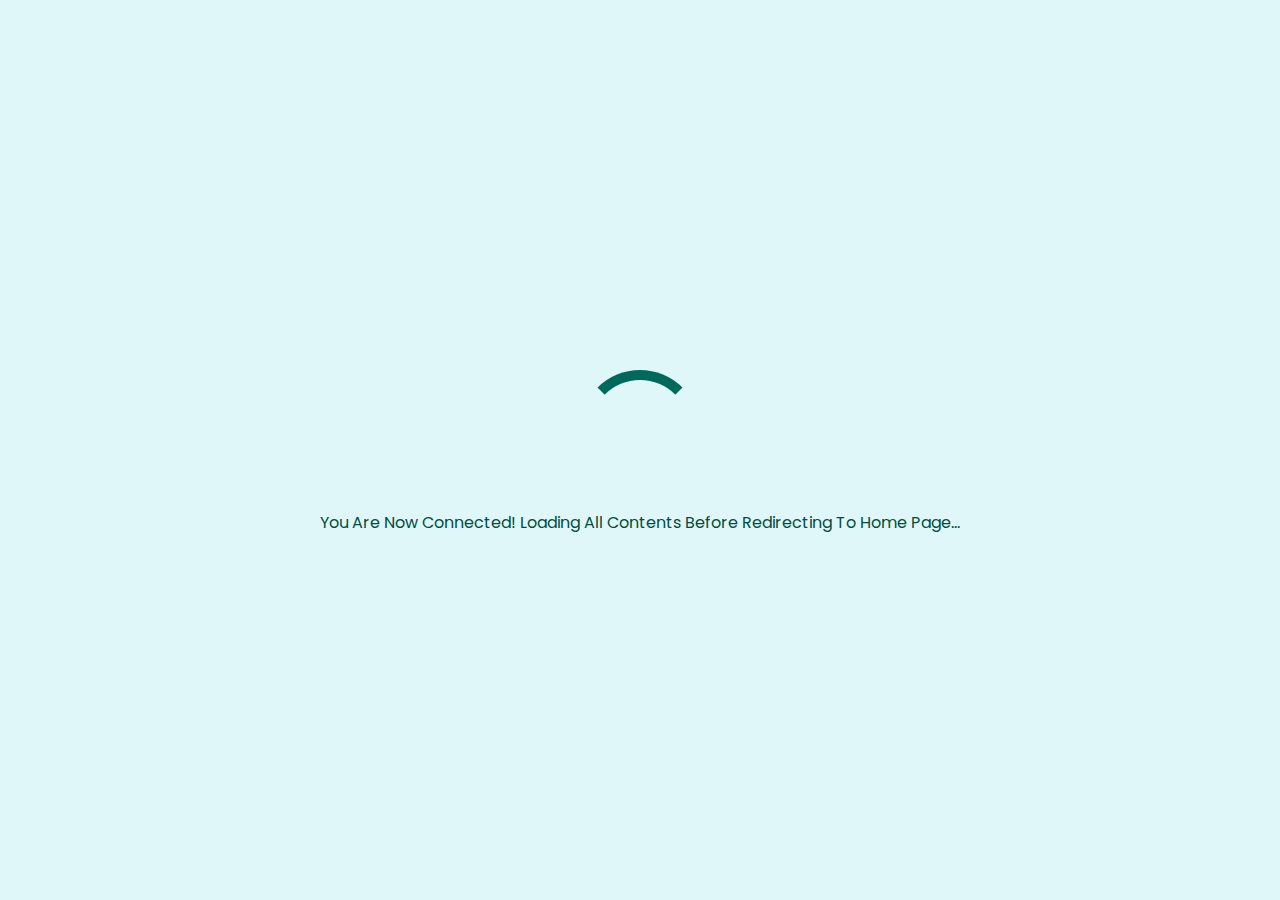
<file: index.html>
<!DOCTYPE html>
<html lang="en">
<head>
    <meta charset="UTF-8">
    <meta name="viewport" content="width=device-width, initial-scale=1.0">
    <title>Loading - GreenSorting</title>
    <link href="https://fonts.googleapis.com/css2?family=Poppins:wght@300;400;600;700&display=swap" rel="stylesheet">
    <style>
        body {
            margin: 0;
            overflow: hidden;
            background: #e0f7fa;
            display: flex;
            justify-content: center;
            align-items: center;
            height: 100vh;
            font-family: 'Poppins', sans-serif;
            color: #004d40;
            text-align: center;
        }

        .loading-animation {
            width: 100px;
            height: 100px;
            border: 10px solid transparent;
            border-top-color: #00695c;
            border-radius: 50%;
            animation: spin 1s linear infinite;
            margin: 20px auto;
        }

        @keyframes spin {
            0% { transform: rotate(0deg); }
            100% { transform: rotate(360deg); }
        }
    </style>
</head>
<body>

<div>
    <div class="loading-animation"></div>
    <p>You Are Now Connected! Loading All Contents Before Redirecting To Home Page...</p>
</div>

<script>
    setTimeout(() => {
        window.location.href = 'https://rsoftcreators.github.io/greensorting.github.io/home.html'; // Redirect to the homepage
    }, 5000);
</script>

</body>
</html>
</file>
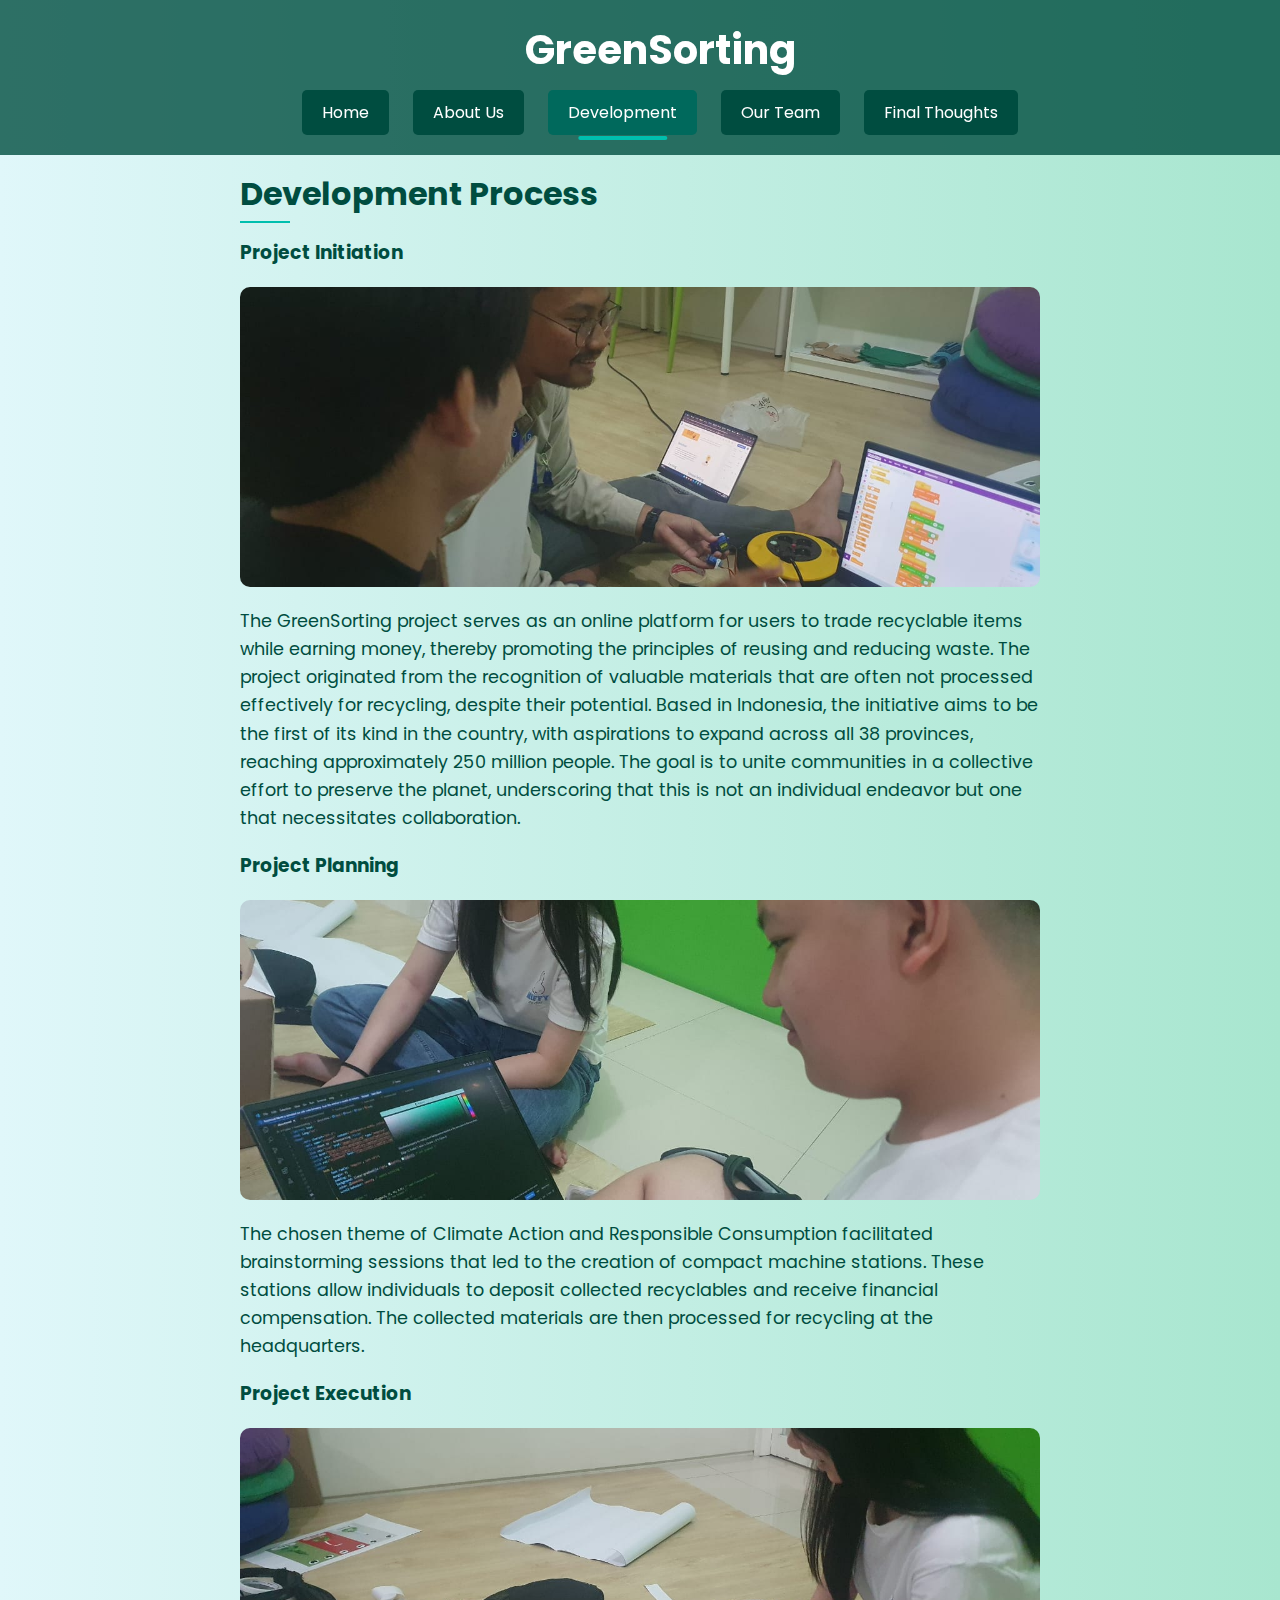
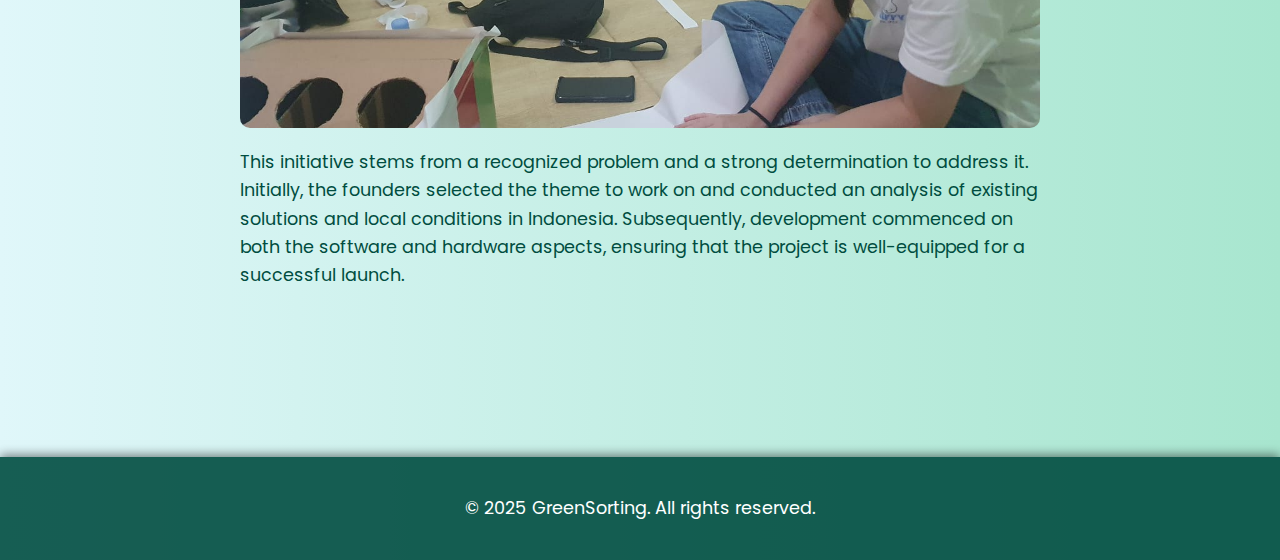
<file: development.html>
<!DOCTYPE html>
<html lang="en">
<head>
    <meta charset="UTF-8">
    <meta name="viewport" content="width=device-width, initial-scale=1.0">
    <title>Development Process - GreenSorting</title>
    <link rel="icon" href="images/icon.png" type="image/png"> <!-- Favicon link -->
    <link href="https://fonts.googleapis.com/css2?family=Poppins:wght@300;400;600;700&display=swap" rel="stylesheet">
    <style>
        body {
            font-family: 'Poppins', sans-serif;
            margin: 0;
            padding: 0;
            background: linear-gradient(to right, #e0f7fa, #a8e6cf); /* Soft gradient */
            color: #004d40;
            scroll-behavior: smooth; /* Smooth scrolling */
        }

        /* Header Styles */
        .main-header {
            background-color: rgba(0, 77, 64, 0.8); /* Semi-transparent header */
            padding: 20px; /* Padding for the header */
            text-align: center;
            width: 100%; /* Ensure it fills the width */
            position: fixed; /* Fix position to stay at the top */
            top: 0; /* Stick to the top */
            left: 0; /* Align to the left */
            z-index: 10; /* Ensure it stays above other content */
            transition: background-color 0.3s; /* Smooth transition for background */
        }

        .main-header h1 {
            color: white; /* White text for header */
            margin: 0; /* Remove margin */
            font-size: 2.5em; /* Increase font size */
        }

        nav {
            margin-top: 10px; /* Space between title and buttons */
        }

        /* Navigation Buttons */
        nav a {
            display: inline-block;
            background-color: #004d40; /* Button background color */
            color: white; /* Button text color */
            padding: 10px 20px; /* Padding for buttons */
            margin: 0 10px; /* Space between buttons */
            border-radius: 5px; /* Rounded corners */
            text-decoration: none; /* Remove underline */
            transition: background-color 0.3s, transform 0.3s; /* Smooth transition */
        }

        nav a:hover {
            background-color: #00695c; /* Darker shade on hover */
            transform: scale(1.05); /* Slight zoom effect */
        }

        nav .active {
            background-color: #00695c; /* Active button color */
            position: relative; /* Position for bubble effect */
        }

        nav .active::after {
            content: '';
            position: absolute;
            left: 50%;
            bottom: -5px; /* Position bubble below button */
            transform: translateX(-50%);
            width: 60%; /* Bubble width */
            height: 4px; /* Bubble height */
            background-color: #00bfae; /* Bubble color */
            border-radius: 2px; /* Rounded corners for bubble */
        }

        /* Content Styles */
        .content {
            padding: 150px 20px; /* Increased top padding for header space */
            max-width: 800px; /* Max width for content */
            margin: auto; /* Center content */
            text-align: left; /* Align text to the left */
        }

        h2 {
            font-size: 2em; /* Increase subtitle font size */
            margin: 20px 0; /* Space around the subtitle */
            position: relative; /* Position for decorations */
        }

        h2::after {
            content: '';
            position: absolute;
            left: 0;
            bottom: -5px; /* Position line below heading */
            width: 50px; /* Line width */
            height: 2px; /* Line height */
            background-color: #00bfae; /* Line color */
        }

        p {
            font-size: 1.1em; /* Increase paragraph font size */
            line-height: 1.6; /* Improve line spacing */
        }

        .image-holder {
            width: 100%; /* Full width */
            height: 300px; /* Fixed height */
            background-size: cover; /* Cover to maintain aspect ratio */
            background-position: center; /* Center the image */
            margin: 20px 0; /* Space around the image */
            border-radius: 10px; /* Rounded corners */
        }

        .image-holder.initiation {
            background-image: url('https://rsoftcreators.github.io/greensorting.github.io/images/develop1.jpg');
        }

        .image-holder.planning {
            background-image: url('https://rsoftcreators.github.io/greensorting.github.io/images/develop2.jpg');
        }

        .image-holder.execution {
            background-image: url('https://rsoftcreators.github.io/greensorting.github.io/images/develop3.jpg');
        }

        footer {
            background-color: rgba(0, 77, 64, 0.9); /* Darker semi-transparent footer background */
            color: white; /* White text */
            text-align: center; /* Center the text */
            padding: 20px 0; /* Padding for the footer */
            position: relative; /* Position relative to other elements */
            bottom: 0; /* Stick to the bottom */
            width: 100%; /* Ensure it fills the width */
            box-shadow: 0 -2px 10px rgba(0, 0, 0, 0.5); /* Shadow for depth */
            transition: background-color 0.3s; /* Smooth transition */
        }

        footer:hover {
            background-color: rgba(0, 77, 64, 1); /* Darker shade on hover */
        }
    </style>
</head>
<body>

<header class="main-header">
    <h1>GreenSorting</h1>
    <nav>
        <a href="https://rsoftcreators.github.io/greensorting.github.io/home.html">Home</a>
        <a href="https://rsoftcreators.github.io/greensorting.github.io/about.html">About Us</a>
        <a href="https://rsoftcreators.github.io/greensorting.github.io/development.html" class="active">Development</a>
        <a href="https://rsoftcreators.github.io/greensorting.github.io/team.html">Our Team</a>
        <a href="https://rsoftcreators.github.io/greensorting.github.io/finalthoughts.html">Final Thoughts</a>
    </nav>
</header>

<div class="content">
    <h2>Development Process</h2>

    <h3>Project Initiation</h3>
    <div class="image-holder initiation"></div>
    <p>The GreenSorting project serves as an online platform for users to trade recyclable items while earning money, thereby promoting the principles of reusing and reducing waste. The project originated from the recognition of valuable materials that are often not processed effectively for recycling, despite their potential. Based in Indonesia, the initiative aims to be the first of its kind in the country, with aspirations to expand across all 38 provinces, reaching approximately 250 million people. The goal is to unite communities in a collective effort to preserve the planet, underscoring that this is not an individual endeavor but one that necessitates collaboration.</p>

    <h3>Project Planning</h3>
    <div class="image-holder planning"></div>
    <p>The chosen theme of Climate Action and Responsible Consumption facilitated brainstorming sessions that led to the creation of compact machine stations. These stations allow individuals to deposit collected recyclables and receive financial compensation. The collected materials are then processed for recycling at the headquarters.</p>

    <h3>Project Execution</h3>
    <div class="image-holder execution"></div>
    <p>This initiative stems from a recognized problem and a strong determination to address it. Initially, the founders selected the theme to work on and conducted an analysis of existing solutions and local conditions in Indonesia. Subsequently, development commenced on both the software and hardware aspects, ensuring that the project is well-equipped for a successful launch.</p>
</div>

<footer>
    <p>© 2025 GreenSorting. All rights reserved.</p>
</footer>

</body>
</html>
</file>
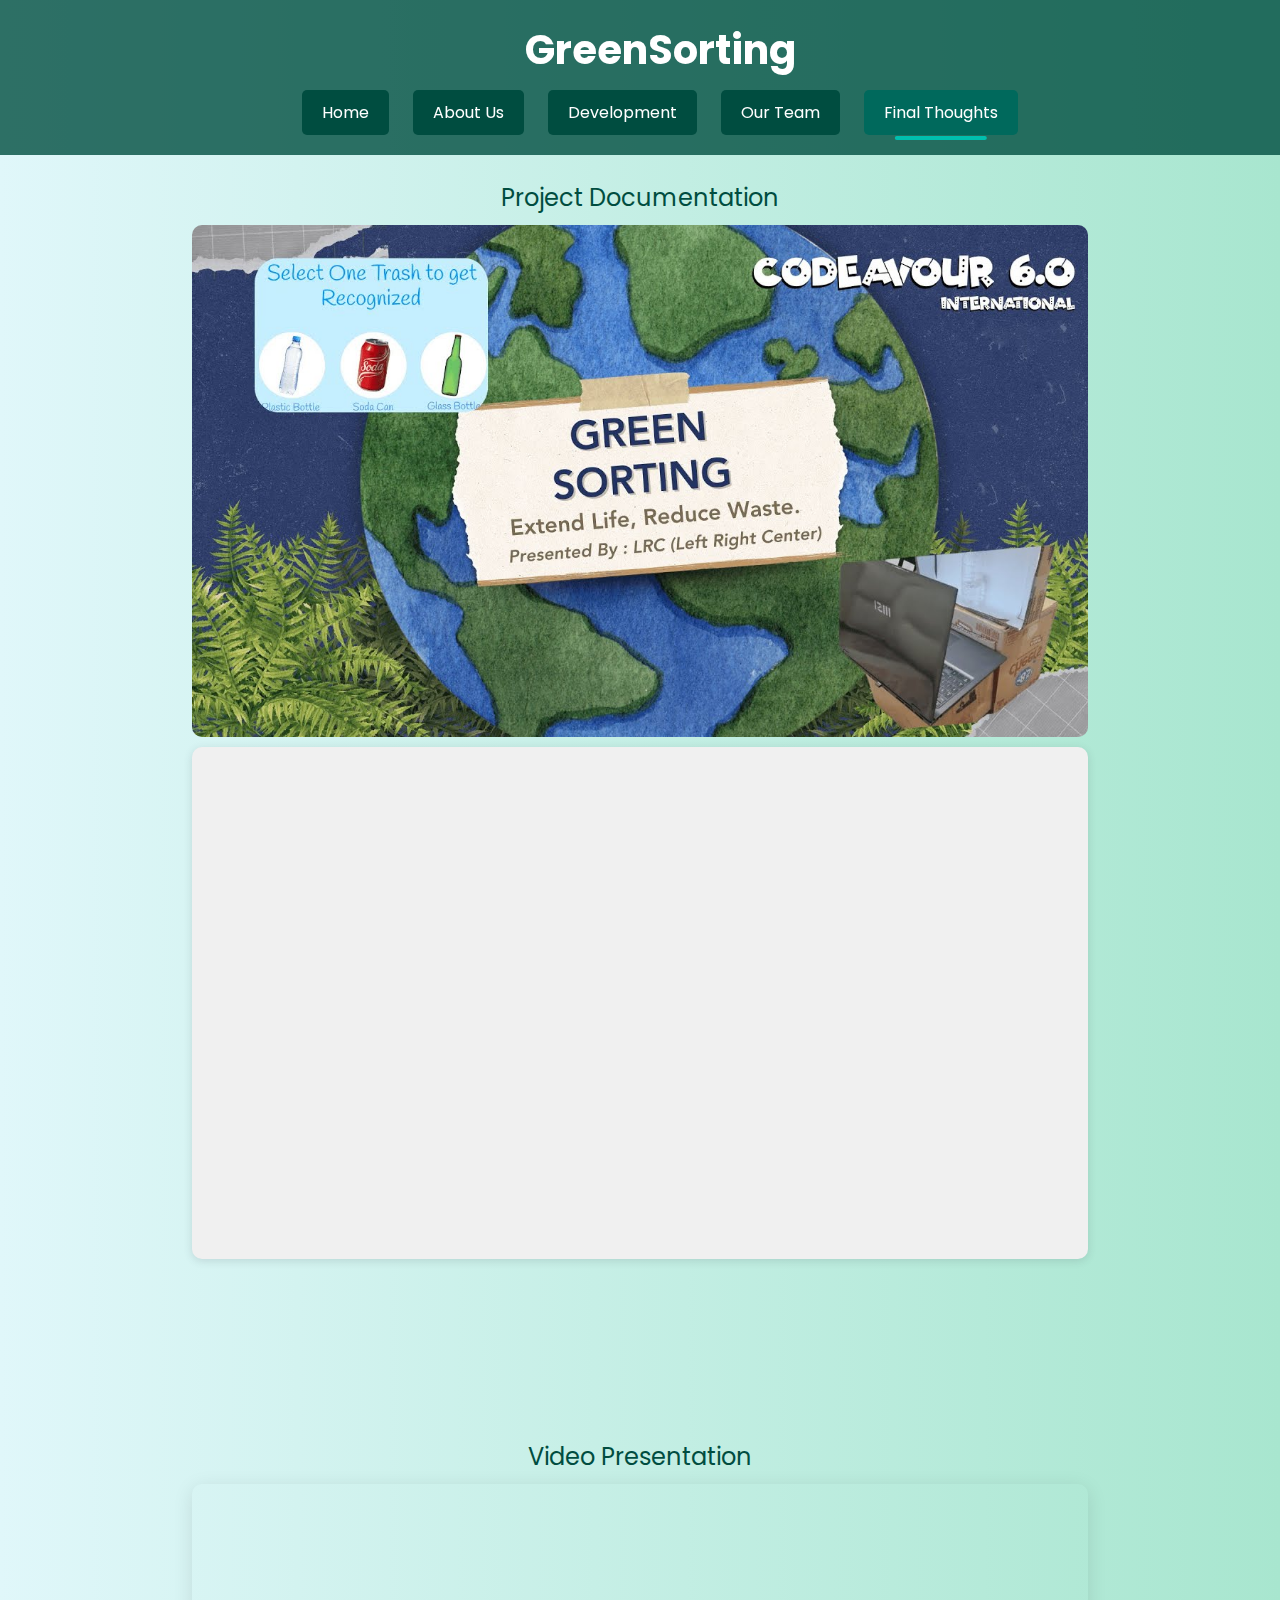
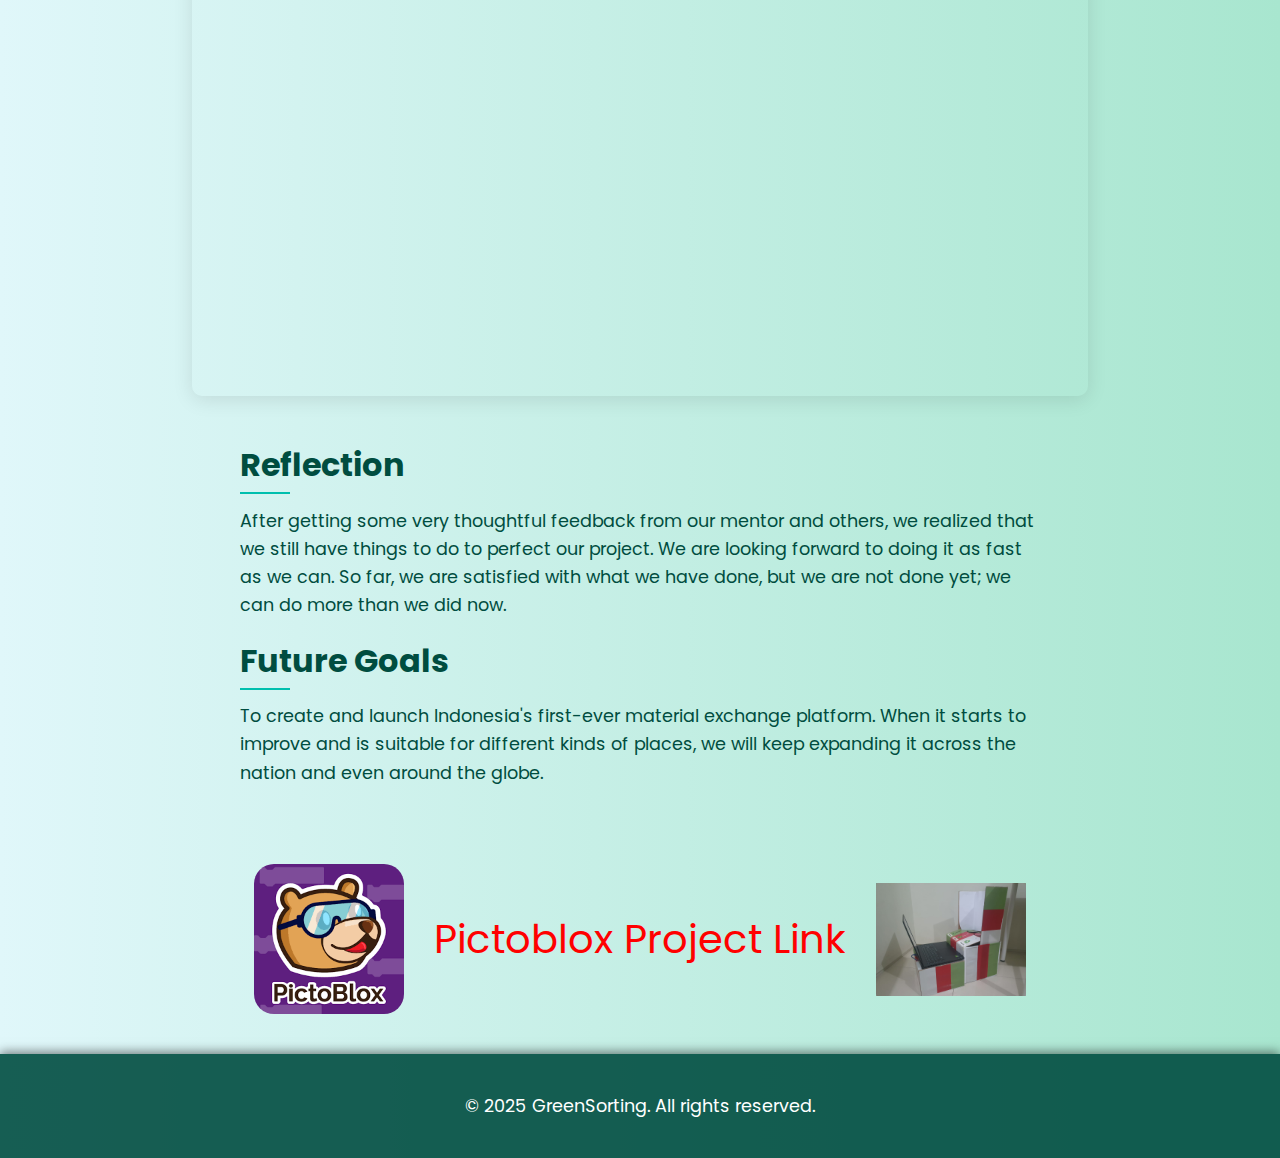
<file: finalthoughts.html>
<!DOCTYPE html>
<html lang="en">
<head>
    <meta charset="UTF-8">
    <meta name="viewport" content="width=device-width, initial-scale=1.0">
    <title>Final Thoughts - GreenSorting</title>
    <link rel="icon" href="images\icon.png" type="image/png"> <!-- Favicon link -->
    <link href="https://fonts.googleapis.com/css2?family=Poppins:wght@300;400;600;700&display=swap" rel="stylesheet">
    <style>
        body {
            font-family: 'Poppins', sans-serif;
            margin: 0;
            padding: 0;
            background: linear-gradient(to right, #e0f7fa, #a8e6cf); /* Soft gradient */
            color: #004d40;
            scroll-behavior: smooth; /* Smooth scrolling */
        }

        /* Header Styles */
        .main-header {
            background-color: rgba(0, 77, 64, 0.8); /* Semi-transparent header */
            padding: 20px; /* Padding for the header */
            text-align: center;
            width: 100%; /* Ensure it fills the width */
            position: fixed; /* Fix position to stay at the top */
            top: 0; /* Stick to the top */
            left: 0; /* Align to the left */
            z-index: 10; /* Ensure it stays above other content */
            transition: background-color 0.3s; /* Smooth transition for background */
        }

        .main-header h1 {
            color: white; /* White text for header */
            margin: 0; /* Remove margin */
            font-size: 2.5em; /* Increase font size */
        }

        nav {
            margin-top: 10px; /* Space between title and buttons */
        }

        /* Navigation Buttons */
        nav a {
            display: inline-block;
            background-color: #004d40; /* Button background color */
            color: white; /* Button text color */
            padding: 10px 20px; /* Padding for buttons */
            margin: 0 10px; /* Space between buttons */
            border-radius: 5px; /* Rounded corners */
            text-decoration: none; /* Remove underline */
            transition: background-color 0.3s, transform 0.3s; /* Smooth transition */
        }

        nav a:hover {
            background-color: #00695c; /* Darker shade on hover */
            transform: scale(1.05); /* Slight zoom effect */
        }

        nav .active {
            background-color: #00695c; /* Active button color */
            position: relative; /* Position for bubble effect */
        }

        nav .active::after {
            content: '';
            position: absolute;
            left: 50%;
            bottom: -5px; /* Position bubble below button */
            transform: translateX(-50%);
            width: 60%; /* Bubble width */
            height: 4px; /* Bubble height */
            background-color: #00bfae; /* Bubble color */
            border-radius: 2px; /* Rounded corners for bubble */
        }

        /* Title Styles */
        .section-title {
            text-align: center; /* Center titles */
            font-size: 1.5em; /* Title font size */
            margin-top: 180px; /* Increased space from the top of the page */
            margin-bottom: 5px; /* Reduced space below the title */
            color: #004d40; /* Title color */
        }

        /* Banner Styles */
        .banner, .canva-embed, .video-container {
            width: 70%; /* Set width to 70% of the content area */
            height: 0; /* Set height to zero for padding-bottom */
            padding-bottom: 40%; /* Maintain aspect ratio */
            margin: 10px auto; /* Center the element and reduce vertical margin */
            border-radius: 10px; /* Rounded corners */
            position: relative; /* Position for absolute elements */
        }

        .banner {
            background-image: url('https://rsoftcreators.github.io/greensorting.github.io/images/banner.png');
            background-size: cover; /* Cover to maintain aspect ratio */
            background-position: center; /* Center the image */
        }

        /* Canva Embed Styles */
        .canva-embed {
            box-shadow: 0 2px 8px rgba(63, 69, 81, 0.16); /* Shadow effect */
            background-color: #f0f0f0; /* Light gray background for Canva holder */
        }

        .canva-embed iframe {
            position: absolute; /* Position absolute to fill the container */
            top: 0; /* Align to the top */
            left: 0; /* Align to the left */
            width: 100%; /* Full width */
            height: 100%; /* Full height */
            border: none; /* Remove border */
            border-radius: 10px; /* Rounded corners */
        }

        /* Video Styles */
        .video-container iframe {
            position: absolute; /* Position absolute to fill the container */
            top: 0; /* Align to the top */
            left: 0; /* Align to the left */
            width: 100%; /* Full width */
            height: 100%; /* Full height */
            border: none; /* Remove border */
            border-radius: 10px; /* Rounded corners */
            box-shadow: 0 4px 20px rgba(0, 0, 0, 0.1); /* Shadow effect */
        }

        /* Content Styles */
        .content {
            padding: 20px; /* Padding for content */
            max-width: 800px; /* Max width for content */
            margin: auto; /* Center content */
            text-align: left; /* Align text to the left */
            margin-top: 5px; /* Reduced space above the content */
        }

        h2 {
            font-size: 2em; /* Increase subtitle font size */
            margin: 15px 0; /* Reduced space around the subtitle */
            position: relative; /* Position for decorations */
        }

        h2::after {
            content: '';
            position: absolute;
            left: 0;
            bottom: -5px; /* Position line below heading */
            width: 50px; /* Line width */
            height: 2px; /* Line height */
            background-color: #00bfae; /* Line color */
        }

        p {
            font-size: 1.1em; /* Increase paragraph font size */
            line-height: 1.6; /* Improve line spacing */
        }

        /* Pictoblox Image Styles */
        .pictoblox-section {
            display: flex; /* Flexbox for alignment */
            justify-content: center; /* Center items */
            align-items: center; /* Center items vertically */
            margin: 40px 0; /* Space around the section */
        }

        .image-holder {
            width: 150px; /* Set the image holder width */
            height: 150px; /* Set the image holder height */
            border-radius: 20px; /* Curved corners */
            overflow: hidden; /* Hide overflow */
            display: flex; /* Flexbox for centering image */
            justify-content: center; /* Center image horizontally */
            align-items: center; /* Center image vertically */
            margin: 0 10px; /* Space between images and link */
        }

        .image-holder img {
            width: 100%; /* Full width */
            height: auto; /* Maintain aspect ratio */
        }

        /* Footer Styles */
        footer {
            background-color: rgba(0, 77, 64, 0.9); /* Darker semi-transparent footer background */
            color: white; /* White text */
            text-align: center; /* Center the text */
            padding: 20px 0; /* Padding for the footer */
            position: relative; /* Position relative to other elements */
            bottom: 0; /* Stick to the bottom */
            width: 100%; /* Ensure it fills the width */
            box-shadow: 0 -2px 10px rgba(0, 0, 0, 0.5); /* Shadow for depth */
            transition: background-color 0.3s; /* Smooth transition */
            margin-top: 40px; /* Space above the footer */
        }

        footer:hover {
            background-color: rgba(0, 77, 64, 1); /* Darker shade on hover */
        }

        /* Pictoblox Link Styles */
        .pictoblox-link {
            display: block; /* Block display for centering */
            text-align: center; /* Center the text */
            font-size: 2.5em; /* Large font size */
            color: red; /* Red color for the link */
            margin: 0 20px; /* Space around the link */
            text-decoration: none; /* Remove underline */
        }

        .pictoblox-link:hover {
            text-decoration: underline; /* Underline on hover */
        }

        /* Responsive Styles */
        @media (max-width: 768px) {
            .section-title {
                margin-top: 120px; /* Adjusted margin for mobile */
                font-size: 1.2em; /* Smaller title font size */
            }

            .banner, .canva-embed, .video-container {
                width: 85%; /* Set width to 85% of the content area for smaller elements */
                padding-bottom: 56.25%; /* Maintain aspect ratio */
                margin: 5px auto; /* Center the element and reduce vertical margin */
            }

            .content {
                padding: 10px; /* Reduced padding for mobile */
            }

            h2 {
                font-size: 1.5em; /* Smaller subtitle font size */
            }

            p {
                font-size: 1em; /* Smaller paragraph font size */
            }

            .pictoblox-section {
                flex-direction: column; /* Stack items on smaller screens */
                align-items: center; /* Center items horizontally */
            }

            .image-holder {
                margin-bottom: 20px; /* Space below each image on mobile */
            }
        }
    </style>
</head>
<body>

<header class="main-header">
    <h1>GreenSorting</h1>
    <nav>
        <a href="https://rsoftcreators.github.io/greensorting.github.io/home.html">Home</a>
        <a href="https://rsoftcreators.github.io/greensorting.github.io/about.html">About Us</a>
        <a href="https://rsoftcreators.github.io/greensorting.github.io/development.html">Development</a>
        <a href="https://rsoftcreators.github.io/greensorting.github.io/team.html">Our Team</a>
        <a href="https://rsoftcreators.github.io/greensorting.github.io/finalthoughts.html" class="active">Final Thoughts</a>
    </nav>
</header>

<div class="section-title">Project Documentation</div>
<div class="banner"></div>

<div class="canva-embed">
    <div style="position: relative; width: 100%; height: 0; padding-top: 56.2500%; padding-bottom: 0; overflow: hidden; border-radius: 8px;">
        <iframe loading="lazy" style="position: absolute; width: 100%; height: 100%; top: 0; left: 0; border: none; padding: 0; margin: 0;"
            src="https://www.canva.com/design/DAGefOE7CS0/KkuB1qpjPWdm_ktLMlh2RA/view?embed" allowfullscreen="allowfullscreen" allow="fullscreen">
        </iframe>
    </div>
</div>

<div class="section-title">Video Presentation</div>
<div class="video-container">
    <iframe src="https://drive.google.com/file/d/1MetPyF3prwtSBNXJLyTTu1Qk1SR-vpUj/preview" allow="autoplay"></iframe>
</div>

<div class="content">
    <h2>Reflection</h2>
    <p>After getting some very thoughtful feedback from our mentor and others, we realized that we still have things to do to perfect our project. We are looking forward to doing it as fast as we can. So far, we are satisfied with what we have done, but we are not done yet; we can do more than we did now.</p>

    <h2>Future Goals</h2>
    <p>To create and launch Indonesia's first-ever material exchange platform. When it starts to improve and is suitable for different kinds of places, we will keep expanding it across the nation and even around the globe.</p>
</div>

<!-- Pictoblox Project Section -->
<div class="pictoblox-section">
    <div class="image-holder">
        <img src="https://rsoftcreators.github.io/greensorting.github.io/images/pictoblox.png" alt="Pictoblox">
    </div>
    
    <a href="https://pictoblox.page.link/VjRwwrmsFhZjncS48" class="pictoblox-link">Pictoblox Project Link</a>
    
    <div class="image-holder">
        <img src="https://rsoftcreators.github.io/greensorting.github.io/images/product.jpg" alt="Product">
    </div>
</div>

<footer>
    <p>© 2025 GreenSorting. All rights reserved.</p>
</footer>

</body>
</html>
</file>
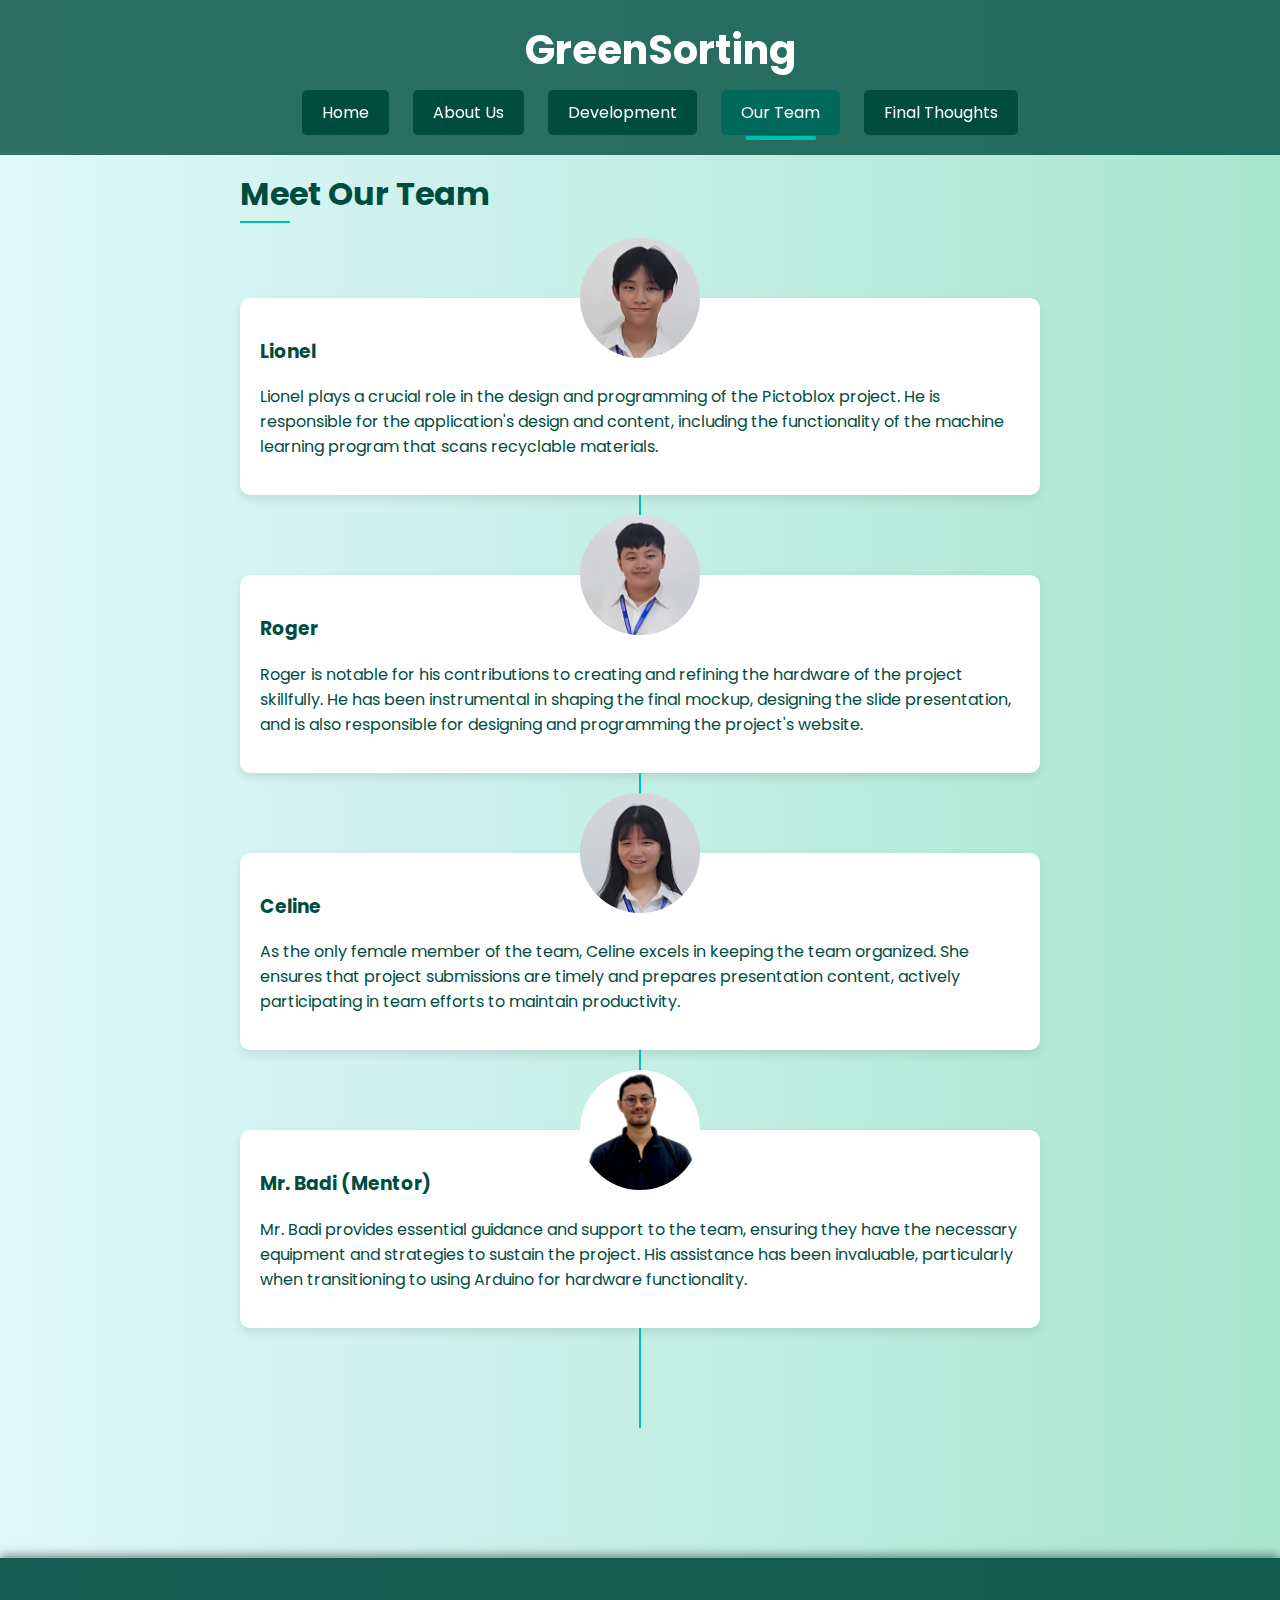
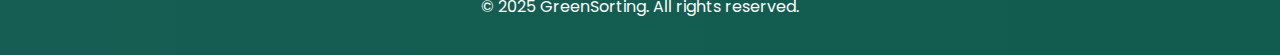
<file: team.html>
<!DOCTYPE html>
<html lang="en">
<head>
    <meta charset="UTF-8">
    <meta name="viewport" content="width=device-width, initial-scale=1.0">
    <title>Team - GreenSorting</title>
    <link rel="icon" href="images/icon.png" type="image/png"> <!-- Favicon link -->
    <link href="https://fonts.googleapis.com/css2?family=Poppins:wght@300;400;600;700&display=swap" rel="stylesheet">
    <style>
        body {
            font-family: 'Poppins', sans-serif;
            margin: 0;
            padding: 0;
            background: linear-gradient(to right, #e0f7fa, #a8e6cf); /* Soft gradient */
            color: #004d40;
            scroll-behavior: smooth; /* Smooth scrolling */
        }

        /* Header Styles */
        /* Header Styles */
        .main-header {
            background-color: rgba(0, 77, 64, 0.8); /* Semi-transparent header */
            padding: 20px; /* Padding for the header */
            text-align: center;
            width: 100%; /* Ensure it fills the width */
            position: fixed; /* Fix position to stay at the top */
            top: 0; /* Stick to the top */
            left: 0; /* Align to the left */
            z-index: 10; /* Ensure it stays above other content */
            transition: background-color 0.3s; /* Smooth transition for background */
        }

        .main-header h1 {
            color: white; /* White text for header */
            margin: 0; /* Remove margin */
            font-size: 2.5em; /* Increase font size */
        }

        nav {
            margin-top: 10px; /* Space between title and buttons */
        }

        /* Navigation Buttons */
        nav a {
            display: inline-block;
            background-color: #004d40; /* Button background color */
            color: white; /* Button text color */
            padding: 10px 20px; /* Padding for buttons */
            margin: 0 10px; /* Space between buttons */
            border-radius: 5px; /* Rounded corners */
            text-decoration: none; /* Remove underline */
            transition: background-color 0.3s, transform 0.3s; /* Smooth transition */
        }

        nav a:hover {
            background-color: #00695c; /* Darker shade on hover */
            transform: scale(1.05); /* Slight zoom effect */
        }

        nav .active {
            background-color: #00695c; /* Active button color */
            position: relative; /* Position for bubble effect */
        }

        nav .active::after {
            content: '';
            position: absolute;
            left: 50%;
            bottom: -5px; /* Position bubble below button */
            transform: translateX(-50%);
            width: 60%; /* Bubble width */
            height: 4px; /* Bubble height */
            background-color: #00bfae; /* Bubble color */
            border-radius: 2px; /* Rounded corners for bubble */
        }

        /* Content Styles */
        .content {
            padding: 150px 20px; /* Increased top padding for header space */
            max-width: 800px; /* Max width for content */
            margin: auto; /* Center content */
            text-align: left; /* Align text to the left */
        }

        h2 {
            font-size: 2em; /* Increase subtitle font size */
            margin: 20px 0; /* Space around the subtitle */
            position: relative; /* Position for decorations */
        }

        h2::after {
            content: '';
            position: absolute;
            left: 0;
            bottom: -5px; /* Position line below heading */
            width: 50px; /* Line width */
            height: 2px; /* Line height */
            background-color: #00bfae; /* Line color */
        }

        .profile {
            position: relative; /* For absolute positioning of lines */
            margin: 80px 0; /* Increased space between profiles */
            padding: 20px;
            border-radius: 10px; /* Rounded corners */
            background-color: white; /* Background for profile */
            box-shadow: 0 4px 10px rgba(0, 0, 0, 0.1); /* Shadow effect */
        }

        .profile img {
            width: 120px; /* Profile image width */
            height: 120px; /* Profile image height */
            border-radius: 50%; /* Circular image */
            position: absolute; /* Position for curved lines */
            top: -60px; /* Adjust to place image above the profile box */
            left: 50%; /* Center image */
            transform: translateX(-50%); /* Adjust centering */
            z-index: 1; /* Ensure image is above the lines */
        }

        .line {
            position: absolute; /* Position for the connecting line */
            background-color: #00bfae; /* Line color */
            width: 2px; /* Line width */
            z-index: 0; /* Ensure lines are behind the images */
        }

        /* Specific lines for each profile */
        .line1 {
            height: 50px; /* Height for upward line */
            left: 50%;
            top: 0; /* Start from the top of the profile */
            transform: translateX(-50%); /* Center the line */
        }

        .line2 {
            height: 100px; /* Height of vertical line */
            left: 50%;
            top: 100%; /* Start from the bottom of the profile */
            transform: translateX(-50%); /* Center the line */
        }

        /* Extend the line to cover all profiles properly */
        .profile:nth-child(1) .line2 {
            height: 150px; /* Adjust height for Lionel */
        }

        .profile:nth-child(2) .line2 {
            height: 150px; /* Adjust height for Roger */
        }

        .profile:nth-child(3) .line2 {
            height: 150px; /* Adjust height for Celine */
        }

        .profile:nth-child(4) .line2 {
            height: 150px; /* Adjust height for Mr. Badi */
        }

        footer {
            background-color: rgba(0, 77, 64, 0.9); /* Darker semi-transparent footer background */
            color: white; /* White text */
            text-align: center; /* Center the text */
            padding: 20px 0; /* Padding for the footer */
            position: relative; /* Position relative to other elements */
            bottom: 0; /* Stick to the bottom */
            width: 100%; /* Ensure it fills the width */
            box-shadow: 0 -2px 10px rgba(0, 0, 0, 0.5); /* Shadow for depth */
            transition: background-color 0.3s; /* Smooth transition */
        }

        footer:hover {
            background-color: rgba(0, 77, 64, 1); /* Darker shade on hover */
        }
    </style>
</head>
<body>

<header class="main-header">
    <h1>GreenSorting</h1>
    <nav>
        <a href="https://rsoftcreators.github.io/greensorting.github.io/home.html">Home</a>
        <a href="https://rsoftcreators.github.io/greensorting.github.io/about.html">About Us</a>
        <a href="https://rsoftcreators.github.io/greensorting.github.io/development.html">Development</a>
        <a href="https://rsoftcreators.github.io/greensorting.github.io/team.html" class="active">Our Team</a>
        <a href="https://rsoftcreators.github.io/greensorting.github.io/finalthoughts.html">Final Thoughts</a>
    </nav>
</header>

<div class="content">
    <h2>Meet Our Team</h2>

    <div class="profile">
        <img src="https://rsoftcreators.github.io/greensorting.github.io/images/Lionel.png" alt="Lionel">
        <div class="line line1"></div>
        <div class="line line2"></div>
        <h3>Lionel</h3>
        <p>Lionel plays a crucial role in the design and programming of the Pictoblox project. He is responsible for the application's design and content, including the functionality of the machine learning program that scans recyclable materials.</p>
    </div>

    <div class="profile">
        <img src="https://rsoftcreators.github.io/greensorting.github.io/images/Roger.png" alt="Roger">
        <div class="line line1"></div>
        <div class="line line2"></div>
        <h3>Roger</h3>
        <p>Roger is notable for his contributions to creating and refining the hardware of the project skillfully. He has been instrumental in shaping the final mockup, designing the slide presentation, and is also responsible for designing and programming the project's website.</p>
    </div>

    <div class="profile">
        <img src="https://rsoftcreators.github.io/greensorting.github.io/images/Celine.png" alt="Celine">
        <div class="line line1"></div>
        <div class="line line2"></div>
        <h3>Celine</h3>
        <p>As the only female member of the team, Celine excels in keeping the team organized. She ensures that project submissions are timely and prepares presentation content, actively participating in team efforts to maintain productivity.</p>
    </div>

    <div class="profile">
        <img src="https://rsoftcreators.github.io/greensorting.github.io/images/MrBadi.png" alt="Mr. Badi">
        <div class="line line1"></div>
        <div class="line line2"></div>
        <h3>Mr. Badi (Mentor)</h3>
        <p>Mr. Badi provides essential guidance and support to the team, ensuring they have the necessary equipment and strategies to sustain the project. His assistance has been invaluable, particularly when transitioning to using Arduino for hardware functionality.</p>
    </div>
</div>

<footer>
    <p>© 2025 GreenSorting. All rights reserved.</p>
</footer>

</body>
</html>
</file>
